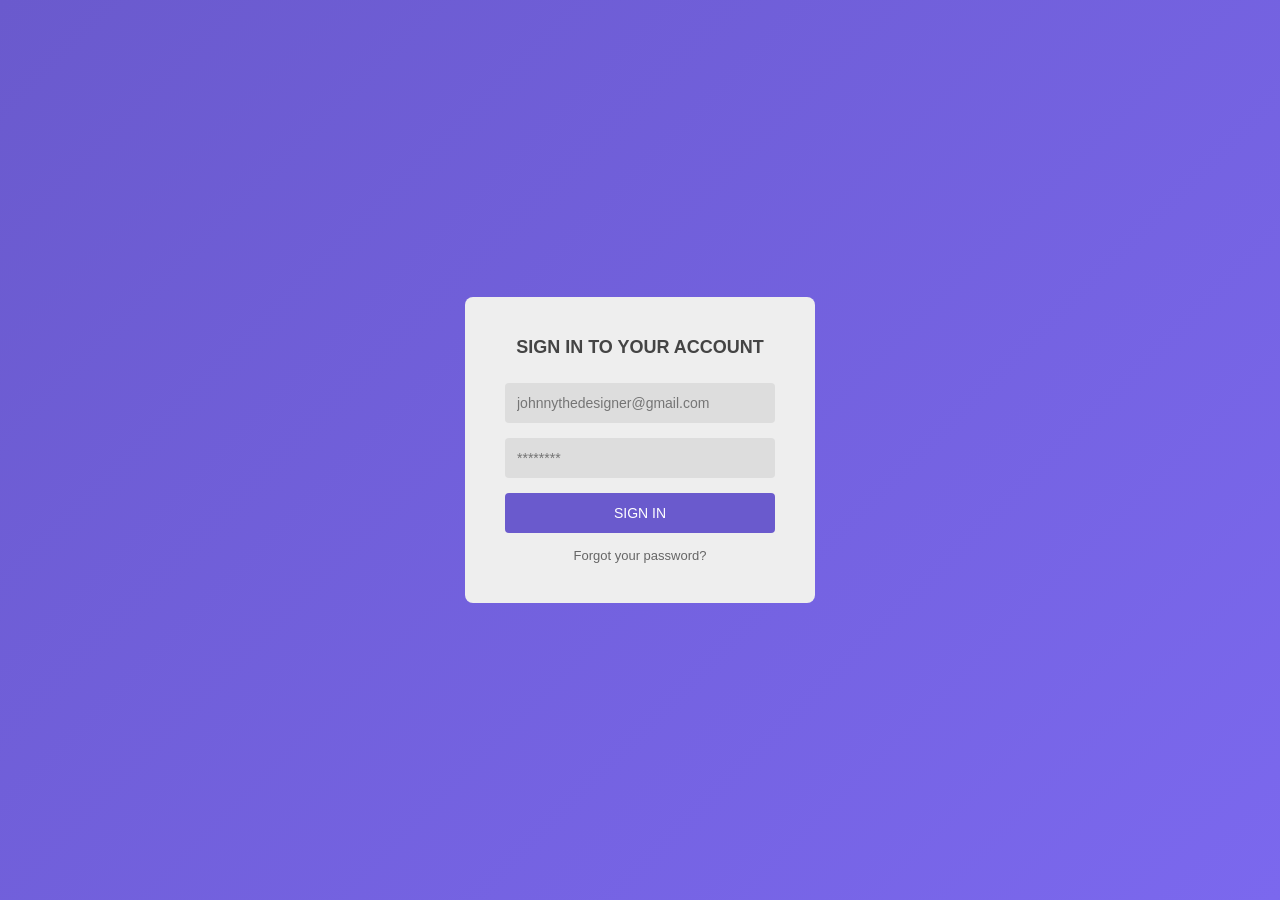
<file: index.html>
<!DOCTYPE html>
<html lang="en">
<head>
    <meta charset="UTF-8">
    <title>Login</title>
    <link rel="stylesheet" href="./assets/index.css">
</head>
<body>

<div class="container">
    <div class="login-box">
        <h2>SIGN IN TO YOUR ACCOUNT</h2>

        <input type="email" placeholder="johnnythedesigner@gmail.com">
        <input type="password" placeholder="********">

       

        <button>SIGN IN</button>

        <p class="forgot">Forgot your password?</p>
    </div>
</div>

</body>
</html>
</file>
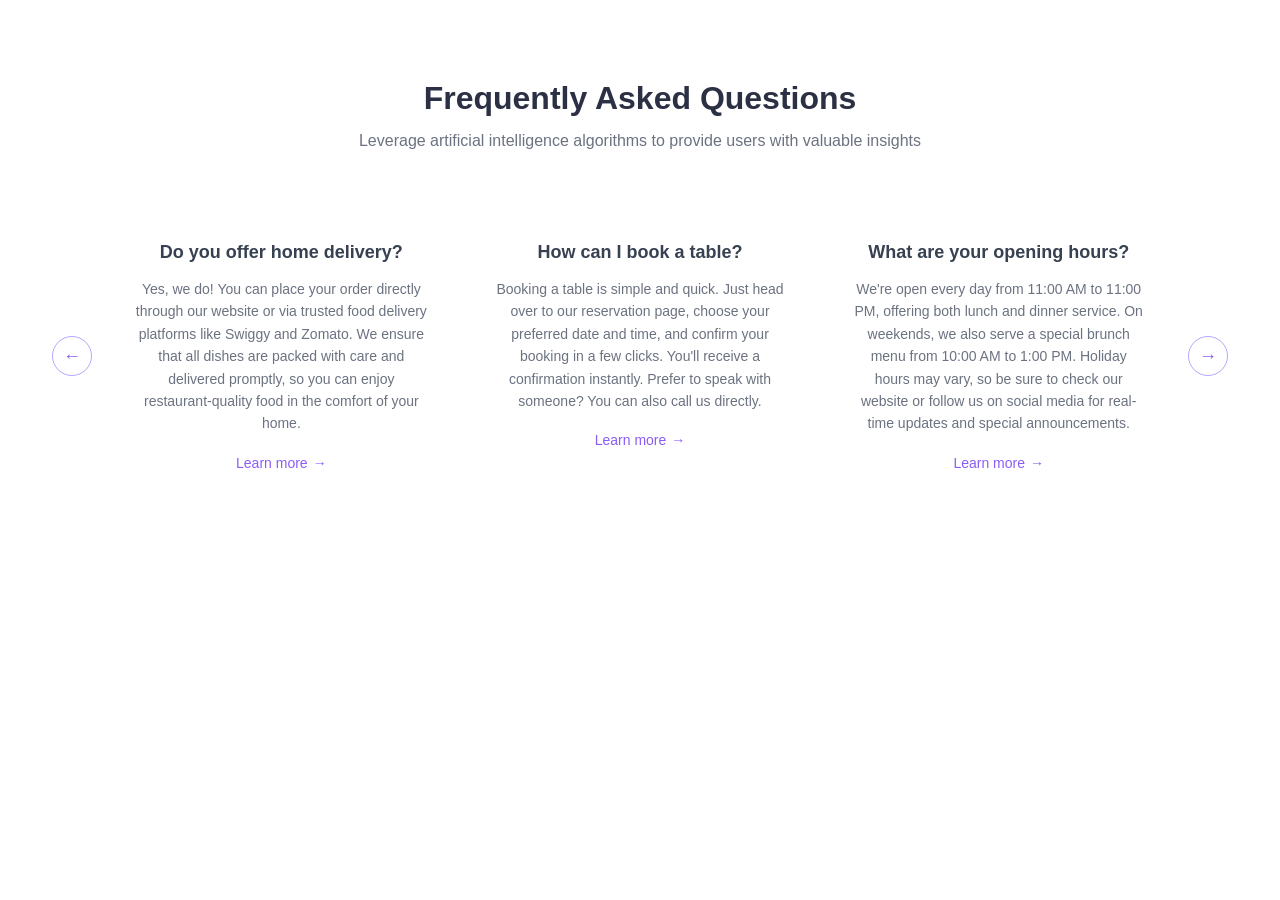
<file: FAQs/index.html>
<!DOCTYPE html>
<html lang="en">
<head>
<meta charset="UTF-8">
<meta name="viewport" content="width=device-width, initial-scale=1.0">
<title>FAQ Section with Hover</title>
<style>
    /* Ümumi tənzimləmələr */
    * {
        margin: 0;
        padding: 0;
        box-sizing: border-box;
        font-family: 'Inter', 'Segoe UI', Roboto, sans-serif;
    }

    body {
        background-color: #ffffff;
        color: #333;
    }

    .faq-section {
        padding: 80px 20px;
        max-width: 1216px;
        margin: 0 auto;
        position: relative;
    }

    /* Başlıq */
    .faq-header {
        text-align: center;
        margin-bottom: 60px;
    }

    .faq-header h2 {
        font-size: 32px;
        color: #2b3044;
        margin-bottom: 15px;
        font-weight: 600;
    }

    .faq-header p {
        font-size: 16px;
        color: #6b7280;
    }

    /* Karusel və Kartlar */
    .faq-carousel {
        display: flex;
        align-items: center;
        justify-content: space-between;
        gap: 20px;
    }

    .faq-cards {
        display: flex;
        gap: 20px;
        flex: 1;
    }

    /* KARTIN İLKİN DİZAYNI */
    .faq-card {
        flex: 1;
        text-align: center;
        display: flex;
        flex-direction: column;
        align-items: center;
        padding: 30px 20px;
        background-color: #ffffff;
        border: 2px solid transparent; /* Hover üçün gizli çərçivə */
        border-radius: 12px; /* Künclərin yuvarlaqlaşdırılması */
        transition: all 0.3s ease; /* Effektlərin yumşaq keçidi */
    }

    .faq-card h3 {
        font-size: 18px;
        color: #374151;
        margin-bottom: 15px;
        font-weight: 600;
    }

    .faq-card p {
        font-size: 14px;
        color: #6b7280;
        line-height: 1.6;
        margin-bottom: 20px;
    }

    /* Learn more linki */
    .learn-more {
        color: #8b5cf6; 
        text-decoration: none;
        font-size: 14px;
        font-weight: 500;
        display: inline-flex;
        align-items: center;
        gap: 5px;
        transition: all 0.3s ease;
    }

    /* Ox işarəsi üçün hərəkət yeri */
    .learn-more span {
        transition: transform 0.3s ease;
    }

    /* --- HOVER EFFEKTLƏRİ (Üzərinə gəldikdə) --- */

    /* 1. Kart hover olduqda */
    .faq-card:hover {
        border: 2px solid #8b5cf6; /* Bənövşəyi çərçivə */
        box-shadow: 0 10px 30px rgba(139, 92, 246, 0.15); /* Bənövşəyi kölgə */
        transform: translateY(-5px); /* Yüngülcə yuxarı qalxma effekti */
    }

    /* 2. Link hover olduqda */
    .learn-more:hover {
        text-decoration: underline;
    }

    /* 3. Linkin oxu hover olduqda sağa sürüşsün */
    .learn-more:hover span {
        transform: translateX(5px);
    }

    /* Sağ və Sol Oxlar */
    .nav-btn {
        background: transparent;
        border: 1px solid #b4a8fb;
        color: #8b5cf6;
        width: 40px;
        height: 40px;
        border-radius: 50%;
        display: flex;
        align-items: center;
        justify-content: center;
        font-size: 18px;
        cursor: pointer;
        transition: all 0.3s ease;
        flex-shrink: 0;
    }

    .nav-btn:hover {
        background: #f5f3ff;
        border-color: #8b5cf6;
    }

    /* Responsive */
    @media (max-width: 900px) {
        .faq-cards {
            flex-direction: column;
        }
        .nav-btn {
            display: none; 
        }
    }
</style>
</head>
<body>

<section class="faq-section">
    <div class="faq-header">
        <h2>Frequently Asked Questions</h2>
        <p>Leverage artificial intelligence algorithms to provide users with valuable insights</p>
    </div>

    <div class="faq-carousel">
        <button class="nav-btn prev-btn">&#8592;</button>

        <div class="faq-cards">
            <div class="faq-card">
                <h3>Do you offer home delivery?</h3>
                <p>Yes, we do! You can place your order directly through our website or via trusted food delivery platforms like Swiggy and Zomato. We ensure that all dishes are packed with care and delivered promptly, so you can enjoy restaurant-quality food in the comfort of your home.</p>
                <a href="#" class="learn-more">Learn more <span>&#8594;</span></a>
            </div>

            <div class="faq-card">
                <h3>How can I book a table?</h3>
                <p>Booking a table is simple and quick. Just head over to our reservation page, choose your preferred date and time, and confirm your booking in a few clicks. You'll receive a confirmation instantly. Prefer to speak with someone? You can also call us directly.</p>
                <a href="#" class="learn-more">Learn more <span>&#8594;</span></a>
            </div>

            <div class="faq-card">
                <h3>What are your opening hours?</h3>
                <p>We're open every day from 11:00 AM to 11:00 PM, offering both lunch and dinner service. On weekends, we also serve a special brunch menu from 10:00 AM to 1:00 PM. Holiday hours may vary, so be sure to check our website or follow us on social media for real-time updates and special announcements.</p>
                <a href="#" class="learn-more">Learn more <span>&#8594;</span></a>
            </div>
        </div>

        <button class="nav-btn next-btn">&#8594;</button>
    </div>
</section>

</body>
</html>
</file>
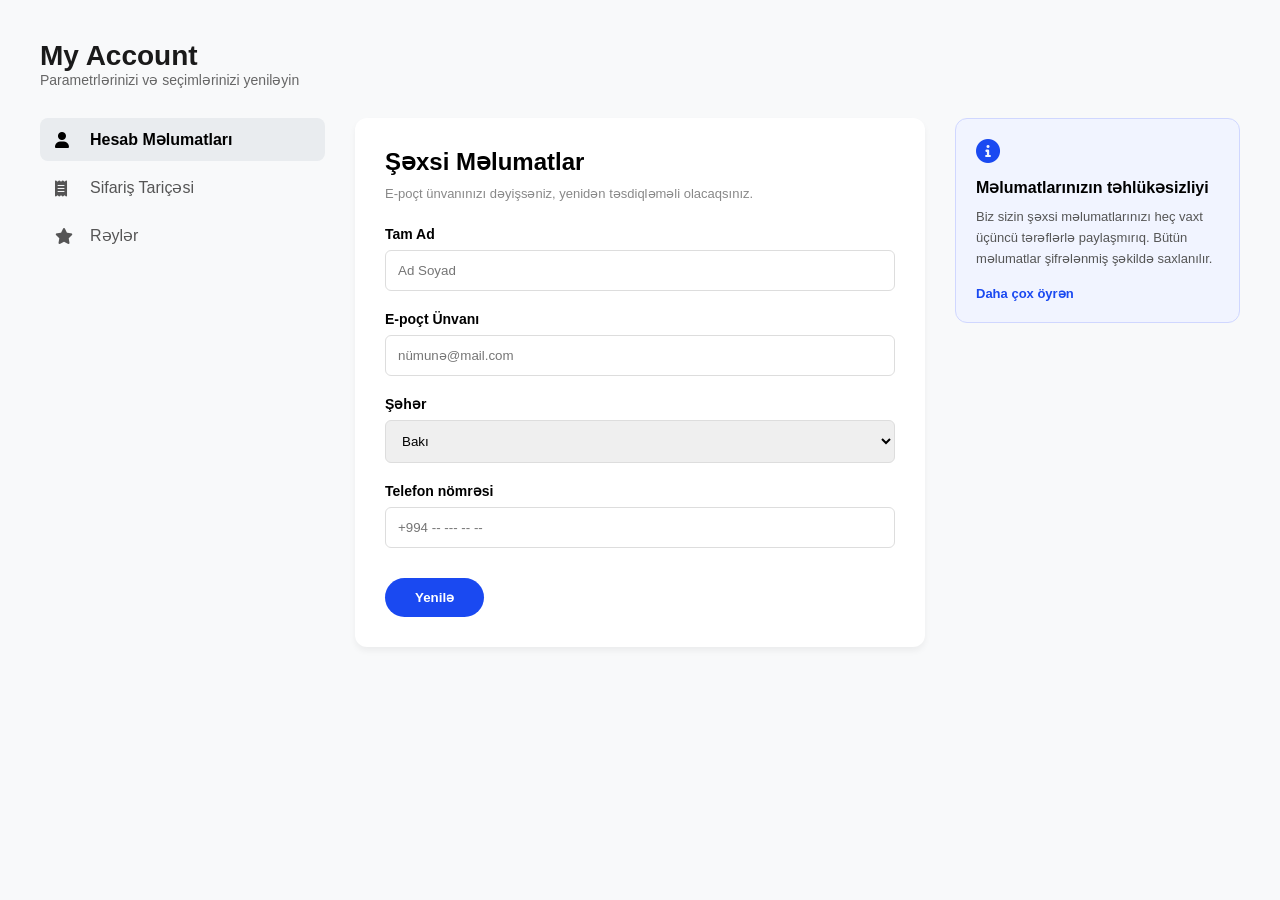
<file: personal account/index.html>
<!DOCTYPE html>
<html lang="az">
<head>
    <meta charset="UTF-8">
    <meta name="viewport" content="width=device-width, initial-scale=1.0">
    <title>Restoran - Şəxsi Kabinet</title>
    <link rel="stylesheet" href="style.css">
    <!-- İkonlar üçün FontAwesome -->
    <link rel="stylesheet" href="https://cdnjs.cloudflare.com/ajax/libs/font-awesome/6.0.0/css/all.min.css">
</head>
<body>

<div class="account-container">
    <header class="account-header">
        <h1>My Account</h1>
        <p>Parametrlərinizi və seçimlərinizi yeniləyin</p>
    </header>

    <div class="account-content">
        <!-- Sol Menyu -->
        <nav class="side-menu">
            <ul>
                <li class="active"><i class="fa-solid fa-user"></i> Hesab Məlumatları</li>
                <li><i class="fa-solid fa-receipt"></i> Sifariş Tariçəsi</li>
                <li><i class="fa-solid fa-star"></i> Rəylər</li>
            </ul>
        </nav>

        <!-- Orta Hissə (Form) -->
        <div class="main-content">
            <!-- Şəxsi Məlumatlar -->
            <main class="main-section active" id="personal-info">
                <h2>Şəxsi Məlumatlar</h2>
                <p class="info-text">E-poçt ünvanınızı dəyişsəniz, yenidən təsdiqləməli olacaqsınız.</p>
                
                <form>
                    <div class="input-group">
                        <label>Tam Ad</label>
                        <input type="text" placeholder="Ad Soyad">
                    </div>
                    
                    <div class="input-group">
                        <label>E-poçt Ünvanı</label>
                        <input type="email" placeholder="nümunə@mail.com">
                    </div>

                    <div class="input-group">
                        <label>Şəhər</label>
                        <select>
                            <option>Bakı</option>
                            <option>Gəncə</option>
                            <option>Sumqayıt</option>
                        </select>
                    </div>

                    <div class="input-group">
                        <label>Telefon nömrəsi</label>
                        <input type="tel" placeholder="+994 -- --- -- --">
                    </div>

                    <button type="submit" class="update-btn">Yenilə</button>
                </form>
            </main>

            <!-- Sifariş Tariçəsi -->
            <main class="main-section" id="order-history">
                <h2>Sifariş Tariçəsi</h2>
                <p class="info-text">Keçmiş sifarişlərinizi burada görə bilərsiniz.</p>
                
                <div class="order-list">
                    <div class="order-item">
                        <div class="order-header">
                            <span class="order-date">15 Noyabr 2023</span>
                            <span class="order-status">Çatdırıldı</span>
                        </div>
                        <div class="order-details">
                            <p><strong>Yemək:</strong> Pizza Margherita, Salat</p>
                            <p><strong>Ümumi Məbləğ:</strong> 25 AZN</p>
                        </div>
                    </div>
                    
                    <div class="order-item">
                        <div class="order-header">
                            <span class="order-date">10 Noyabr 2023</span>
                            <span class="order-status">Çatdırıldı</span>
                        </div>
                        <div class="order-details">
                            <p><strong>Yemək:</strong> Burger, Frit</p>
                            <p><strong>Ümumi Məbləğ:</strong> 18 AZN</p>
                        </div>
                    </div>
                    
                    <!-- Daha çox sifariş əlavə edilə bilər -->
                </div>
            </main>

            <!-- Rəylər -->
            <main class="main-section" id="reviews">
                <h2>Rəylər</h2>
                <p class="info-text">Restoran haqqında rəylərinizi oxuyun.</p>
                
                <div class="reviews-list">
                    <h3>Digər Rəylər</h3>
                    <div class="review-item">
                        <div class="review-header">
                            <span class="review-food-date">Pizza Margherita - 15 Noyabr 2023</span>
                            <div class="review-actions">
                                <div class="review-stars">
                                    <i class="fa-solid fa-star"></i>
                                    <i class="fa-solid fa-star"></i>
                                    <i class="fa-solid fa-star"></i>
                                    <i class="fa-solid fa-star"></i>
                                    <i class="fa-solid fa-star"></i>
                                </div>
                                <i class="fa-solid fa-trash delete-icon"></i>
                            </div>
                        </div>
                        <p class="review-text">Çox yaxşı xidmət və dadlı yeməklər!</p>
                    </div>
                    
                    <div class="review-item">
                        <div class="review-header">
                            <span class="review-food-date">Burger - 10 Noyabr 2023</span>
                            <div class="review-actions">
                                <div class="review-stars">
                                    <i class="fa-solid fa-star"></i>
                                    <i class="fa-solid fa-star"></i>
                                    <i class="fa-solid fa-star"></i>
                                    <i class="fa-solid fa-star"></i>
                                </div>
                                <i class="fa-solid fa-trash delete-icon"></i>
                            </div>
                        </div>
                        <p class="review-text">Yeməklər dadlı idi, amma çatdırılma gecikdi.</p>
                    </div>
                </div>
            </main>
        </div>

        <!-- Sağ Tərəf (Məlumat Paneli) -->
        <aside class="info-sidebar">
            <div class="info-box">
                <i class="fa-solid fa-circle-info"></i>
                <h3>Məlumatlarınızın təhlükəsizliyi</h3>
                <p>Biz sizin şəxsi məlumatlarınızı heç vaxt üçüncü tərəflərlə paylaşmırıq. Bütün məlumatlar şifrələnmiş şəkildə saxlanılır.</p>
                <a href="#">Daha çox öyrən</a>
            </div>
        </aside>
    </div>
</div>

<script>
    const menuItems = document.querySelectorAll('.side-menu li');
    const sections = document.querySelectorAll('.main-section');

    menuItems.forEach((item, index) => {
        item.addEventListener('click', () => {
            // Remove active class from all menu items
            menuItems.forEach(li => li.classList.remove('active'));
            // Add active class to clicked item
            item.classList.add('active');

            // Hide all sections
            sections.forEach(section => section.classList.remove('active'));
            // Show corresponding section
            sections[index].classList.add('active');
        });
    });

    // Delete review functionality
    const deleteIcons = document.querySelectorAll('.delete-icon');
    deleteIcons.forEach(icon => {
        icon.addEventListener('click', () => {
            icon.closest('.review-item').remove();
        });
    });
</script>

</body>
</html>
</file>
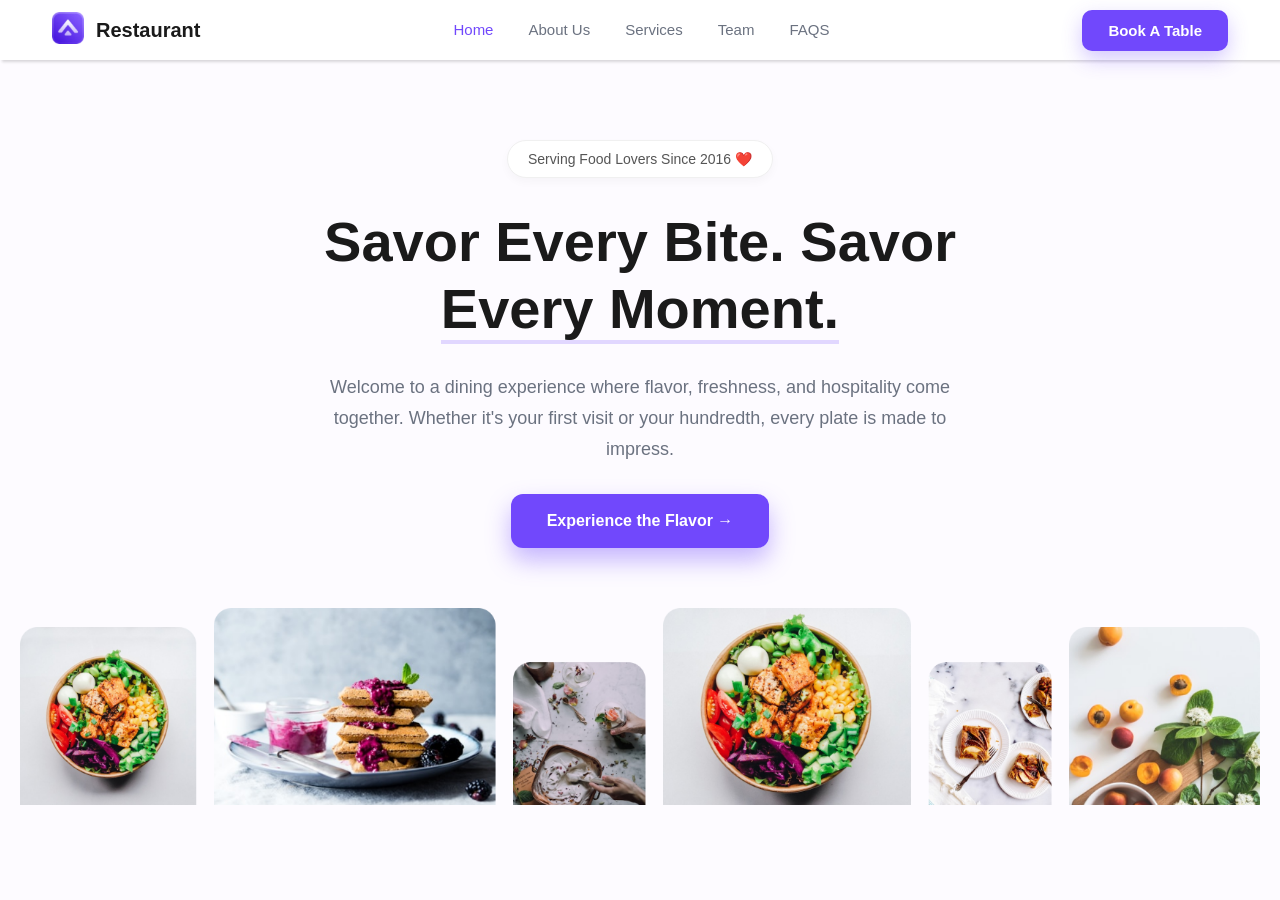
<file: Ye-Yat/index.html>
<!DOCTYPE html>
<html lang="az">
<head>
    <meta charset="UTF-8">
    <meta name="viewport" content="width=device-width, initial-scale=1.0">
    <title>Restaurant</title>
    <link rel="stylesheet" href="assets/main/style.css">
</head>
<body>

    <nav class="navbar">
        <div class="navbar-container">
            <div class="logo">
                <div class="logo-icon-wrapper">
                    <img src="assets/main/images/favicon.ico" alt="" class="custom-icon">
                </div>
                <span class="logo-text">Restaurant</span>
            </div>

            <ul class="nav-links">
                <li><a href="#" class="active">Home</a></li>
                <li><a href="#">About Us</a></li>
                <li><a href="#">Services</a></li>
                <li><a href="#">Team</a></li>
                <li><a href="#">FAQS</a></li>
            </ul>

            <button class="btn-book">Book A Table</button>
        </div>
    </nav>

    <main class="hero">
        <div class="badge">Serving Food Lovers Since 2016 ❤️</div>
        <h1>Savor Every Bite. Savor <br> <span>Every Moment.</span></h1>
        <p>Welcome to a dining experience where flavor, freshness, and hospitality come together. Whether it's your first visit or your hundredth, every plate is made to impress.</p>
        <button class="btn-cta">Experience the Flavor &rarr;</button>

        <div class="footer-image-container">
            <img src="assets/main/images/dishes-hero.png" alt="Gallery" class="bottom-img">
        </div>
    </main>

</body>
</html>
</file>
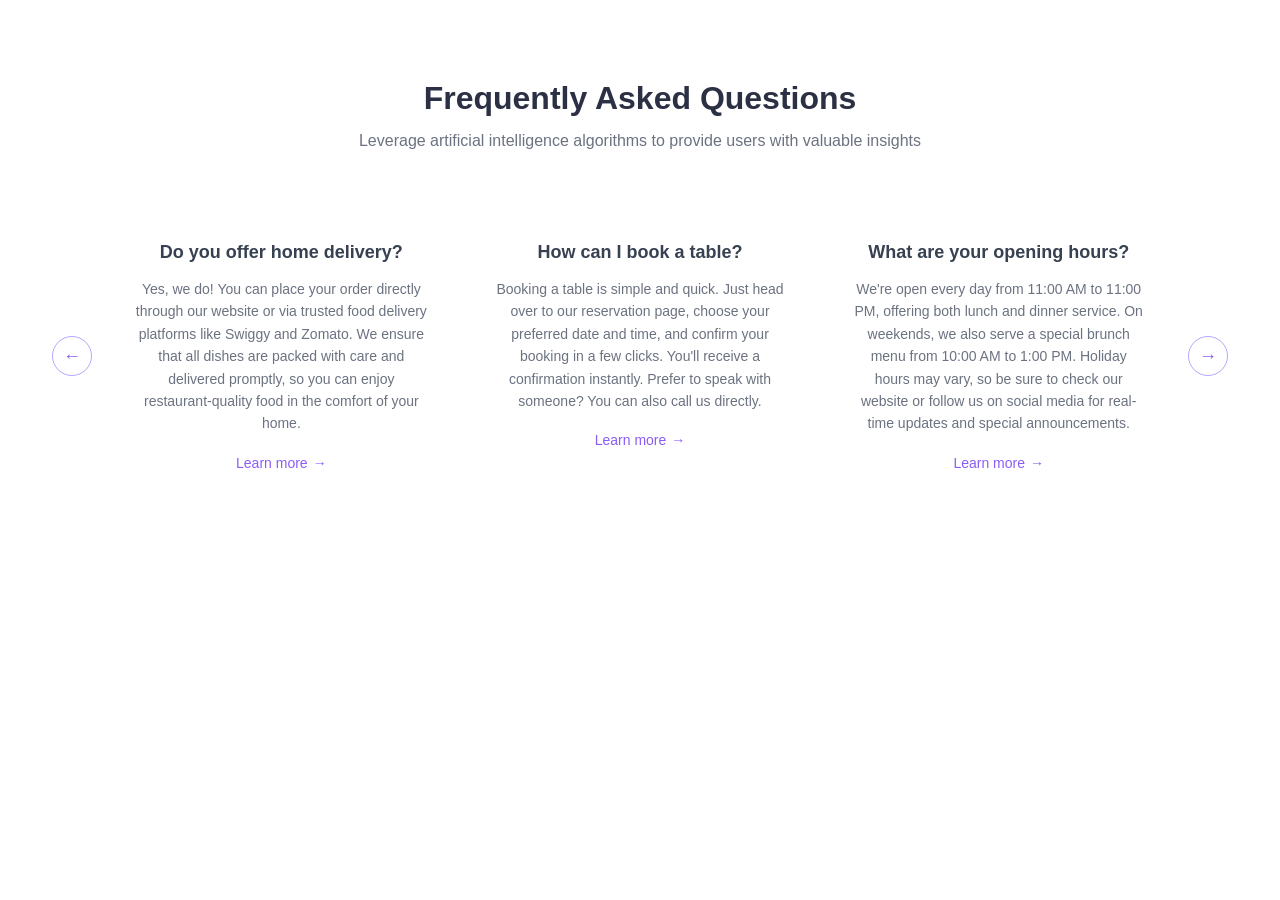
<file: Ye-Yat/Ye-Yat/FAQs/index.html>
<!DOCTYPE html>
<html lang="en">
<head>
<meta charset="UTF-8">
<meta name="viewport" content="width=device-width, initial-scale=1.0">
<title>FAQ Section with Hover</title>
<style>
    /* Ümumi tənzimləmələr */
    * {
        margin: 0;
        padding: 0;
        box-sizing: border-box;
        font-family: 'Inter', 'Segoe UI', Roboto, sans-serif;
    }

    body {
        background-color: #ffffff;
        color: #333;
    }

    .faq-section {
        padding: 80px 20px;
        max-width: 1216px;
        margin: 0 auto;
        position: relative;
    }

    /* Başlıq */
    .faq-header {
        text-align: center;
        margin-bottom: 60px;
    }

    .faq-header h2 {
        font-size: 32px;
        color: #2b3044;
        margin-bottom: 15px;
        font-weight: 600;
    }

    .faq-header p {
        font-size: 16px;
        color: #6b7280;
    }

    /* Karusel və Kartlar */
    .faq-carousel {
        display: flex;
        align-items: center;
        justify-content: space-between;
        gap: 20px;
    }

    .faq-cards {
        display: flex;
        gap: 20px;
        flex: 1;
    }

    /* KARTIN İLKİN DİZAYNI */
    .faq-card {
        flex: 1;
        text-align: center;
        display: flex;
        flex-direction: column;
        align-items: center;
        padding: 30px 20px;
        background-color: #ffffff;
        border: 2px solid transparent; /* Hover üçün gizli çərçivə */
        border-radius: 12px; /* Künclərin yuvarlaqlaşdırılması */
        transition: all 0.3s ease; /* Effektlərin yumşaq keçidi */
    }

    .faq-card h3 {
        font-size: 18px;
        color: #374151;
        margin-bottom: 15px;
        font-weight: 600;
    }

    .faq-card p {
        font-size: 14px;
        color: #6b7280;
        line-height: 1.6;
        margin-bottom: 20px;
    }

    /* Learn more linki */
    .learn-more {
        color: #8b5cf6; 
        text-decoration: none;
        font-size: 14px;
        font-weight: 500;
        display: inline-flex;
        align-items: center;
        gap: 5px;
        transition: all 0.3s ease;
    }

    /* Ox işarəsi üçün hərəkət yeri */
    .learn-more span {
        transition: transform 0.3s ease;
    }

    /* --- HOVER EFFEKTLƏRİ (Üzərinə gəldikdə) --- */

    /* 1. Kart hover olduqda */
    .faq-card:hover {
        border: 2px solid #8b5cf6; /* Bənövşəyi çərçivə */
        box-shadow: 0 10px 30px rgba(139, 92, 246, 0.15); /* Bənövşəyi kölgə */
        transform: translateY(-5px); /* Yüngülcə yuxarı qalxma effekti */
    }

    /* 2. Link hover olduqda */
    .learn-more:hover {
        text-decoration: underline;
    }

    /* 3. Linkin oxu hover olduqda sağa sürüşsün */
    .learn-more:hover span {
        transform: translateX(5px);
    }

    /* Sağ və Sol Oxlar */
    .nav-btn {
        background: transparent;
        border: 1px solid #b4a8fb;
        color: #8b5cf6;
        width: 40px;
        height: 40px;
        border-radius: 50%;
        display: flex;
        align-items: center;
        justify-content: center;
        font-size: 18px;
        cursor: pointer;
        transition: all 0.3s ease;
        flex-shrink: 0;
    }

    .nav-btn:hover {
        background: #f5f3ff;
        border-color: #8b5cf6;
    }

    /* Responsive */
    @media (max-width: 900px) {
        .faq-cards {
            flex-direction: column;
        }
        .nav-btn {
            display: none; 
        }
    }
</style>
</head>
<body>

<section class="faq-section">
    <div class="faq-header">
        <h2>Frequently Asked Questions</h2>
        <p>Leverage artificial intelligence algorithms to provide users with valuable insights</p>
    </div>

    <div class="faq-carousel">
        <button class="nav-btn prev-btn">&#8592;</button>

        <div class="faq-cards">
            <div class="faq-card">
                <h3>Do you offer home delivery?</h3>
                <p>Yes, we do! You can place your order directly through our website or via trusted food delivery platforms like Swiggy and Zomato. We ensure that all dishes are packed with care and delivered promptly, so you can enjoy restaurant-quality food in the comfort of your home.</p>
                <a href="#" class="learn-more">Learn more <span>&#8594;</span></a>
            </div>

            <div class="faq-card">
                <h3>How can I book a table?</h3>
                <p>Booking a table is simple and quick. Just head over to our reservation page, choose your preferred date and time, and confirm your booking in a few clicks. You'll receive a confirmation instantly. Prefer to speak with someone? You can also call us directly.</p>
                <a href="#" class="learn-more">Learn more <span>&#8594;</span></a>
            </div>

            <div class="faq-card">
                <h3>What are your opening hours?</h3>
                <p>We're open every day from 11:00 AM to 11:00 PM, offering both lunch and dinner service. On weekends, we also serve a special brunch menu from 10:00 AM to 1:00 PM. Holiday hours may vary, so be sure to check our website or follow us on social media for real-time updates and special announcements.</p>
                <a href="#" class="learn-more">Learn more <span>&#8594;</span></a>
            </div>
        </div>

        <button class="nav-btn next-btn">&#8594;</button>
    </div>
</section>

</body>
</html>
</file>
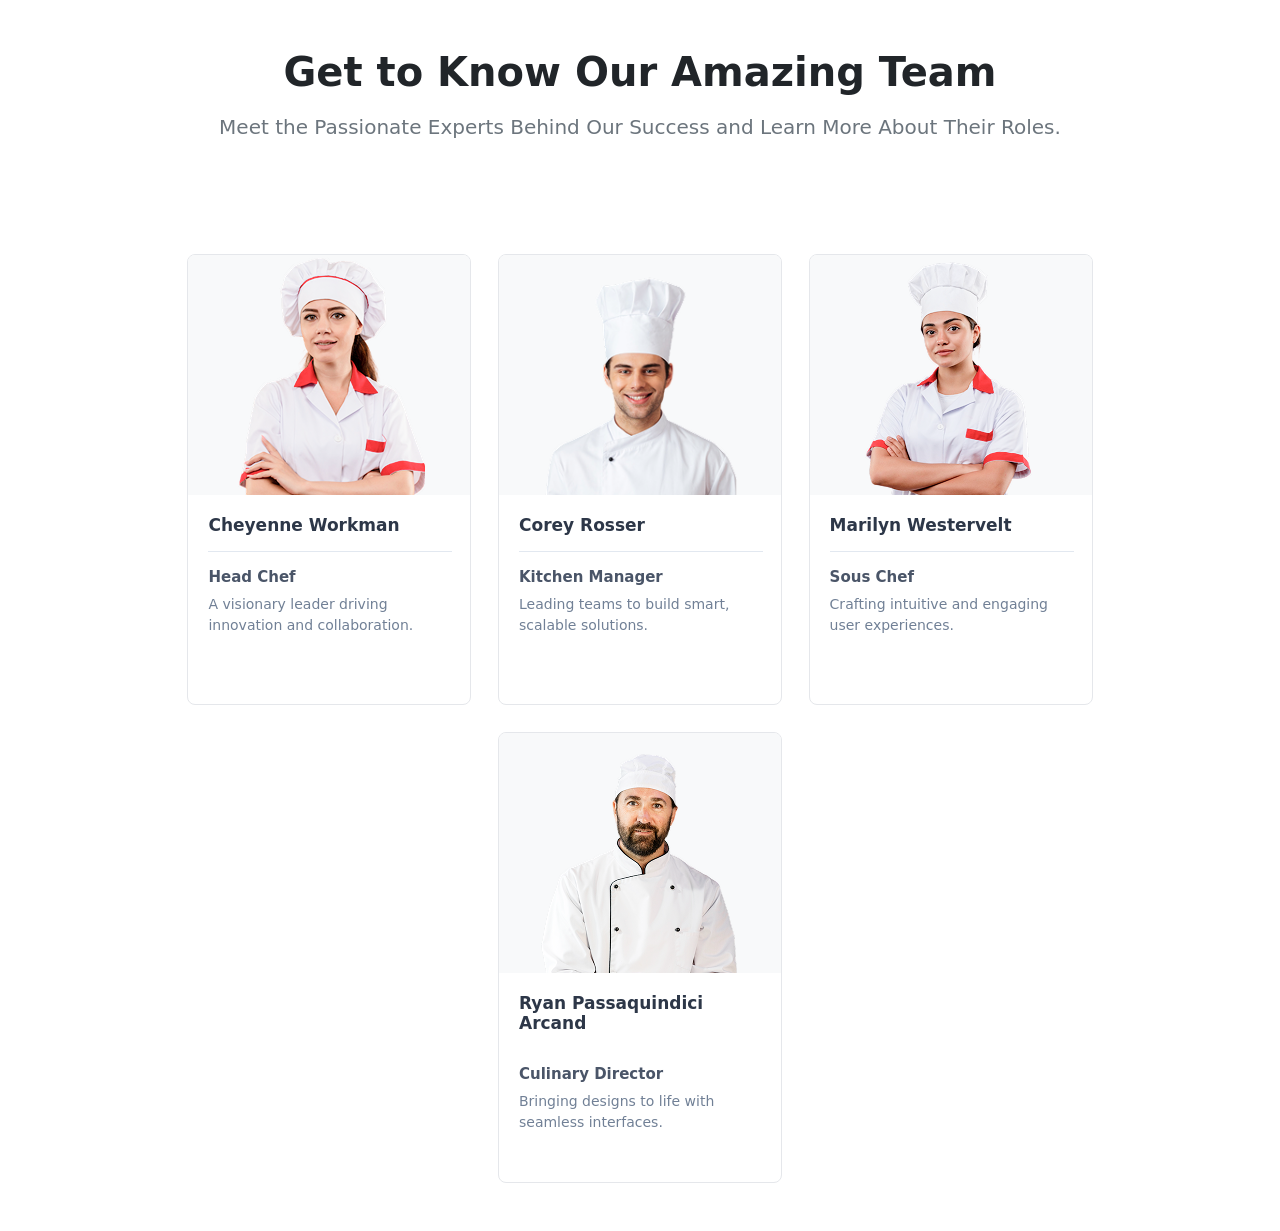
<file: team/team.html>
<!DOCTYPE html>
<html lang="en">
<head>
    <meta charset="UTF-8">
    <meta name="viewport" content="width=device-width, initial-scale=1.0">
    <link href="https://cdn.jsdelivr.net/npm/bootstrap@5.3.8/dist/css/bootstrap.min.css" rel="stylesheet" crossorigin="anonymous">
    <link rel="stylesheet" href="./assets/css/team.css">
    <title>Our Team</title>
</head>
<body>
    <div class="team py-5">
        <div class="container d-flex flex-column">
            <div class="t-top text-center">
                <h1 class="fs-1 fw-bold text-dark mb-3">Get to Know Our Amazing Team</h1>
                <p class="fs-5 text-secondary">Meet the Passionate Experts Behind Our Success and Learn More About Their Roles.</p>
            </div>
            
            <div class="t-cards d-flex flex-row flex-wrap justify-content-center">
                
                <div class="t-card">
                    <div class="t-profile"><img src="./assets/images/team/chef-1.png" alt="Cheyenne Workman"></div>
                    <div class="t-body">
                        <h4>Cheyenne Workman</h4>
                        <div class="t-line"></div>
                        <h4>Head Chef</h4>
                        <p>A visionary leader driving innovation and collaboration.</p>
                    </div>
                </div>

                <div class="t-card">
                    <div class="t-profile"><img src="./assets/images/team/chef-2.png" alt="Corey Rosser"></div>
                    <div class="t-body">
                        <h4>Corey Rosser</h4>
                        <div class="t-line"></div>
                        <h4>Kitchen Manager</h4>
                        <p>Leading teams to build smart, scalable solutions.</p>
                    </div>
                </div>

                <div class="t-card">
                    <div class="t-profile"><img src="./assets/images/team/chef-3.png" alt="Marilyn Westervelt"></div>
                    <div class="t-body">
                        <h4>Marilyn Westervelt</h4>
                        <div class="t-line"></div>
                        <h4>Sous Chef</h4>
                        <p>Crafting intuitive and engaging user experiences.</p>
                    </div>
                </div>

                <div class="t-card">
                    <div class="t-profile"><img src="./assets/images/team/chef-4.png" alt="Ryan Passaquindici Arcand"></div>
                    <div class="t-body">
                        <h4 class="t-name">Ryan Passaquindici Arcand</h4>
                        <div class="t-line"></div>
                        <h4>Culinary Director</h4>
                        <p>Bringing designs to life with seamless interfaces.</p>
                    </div>
                </div>

            </div>
        </div>
    </div>
</body>
</html>
</file>
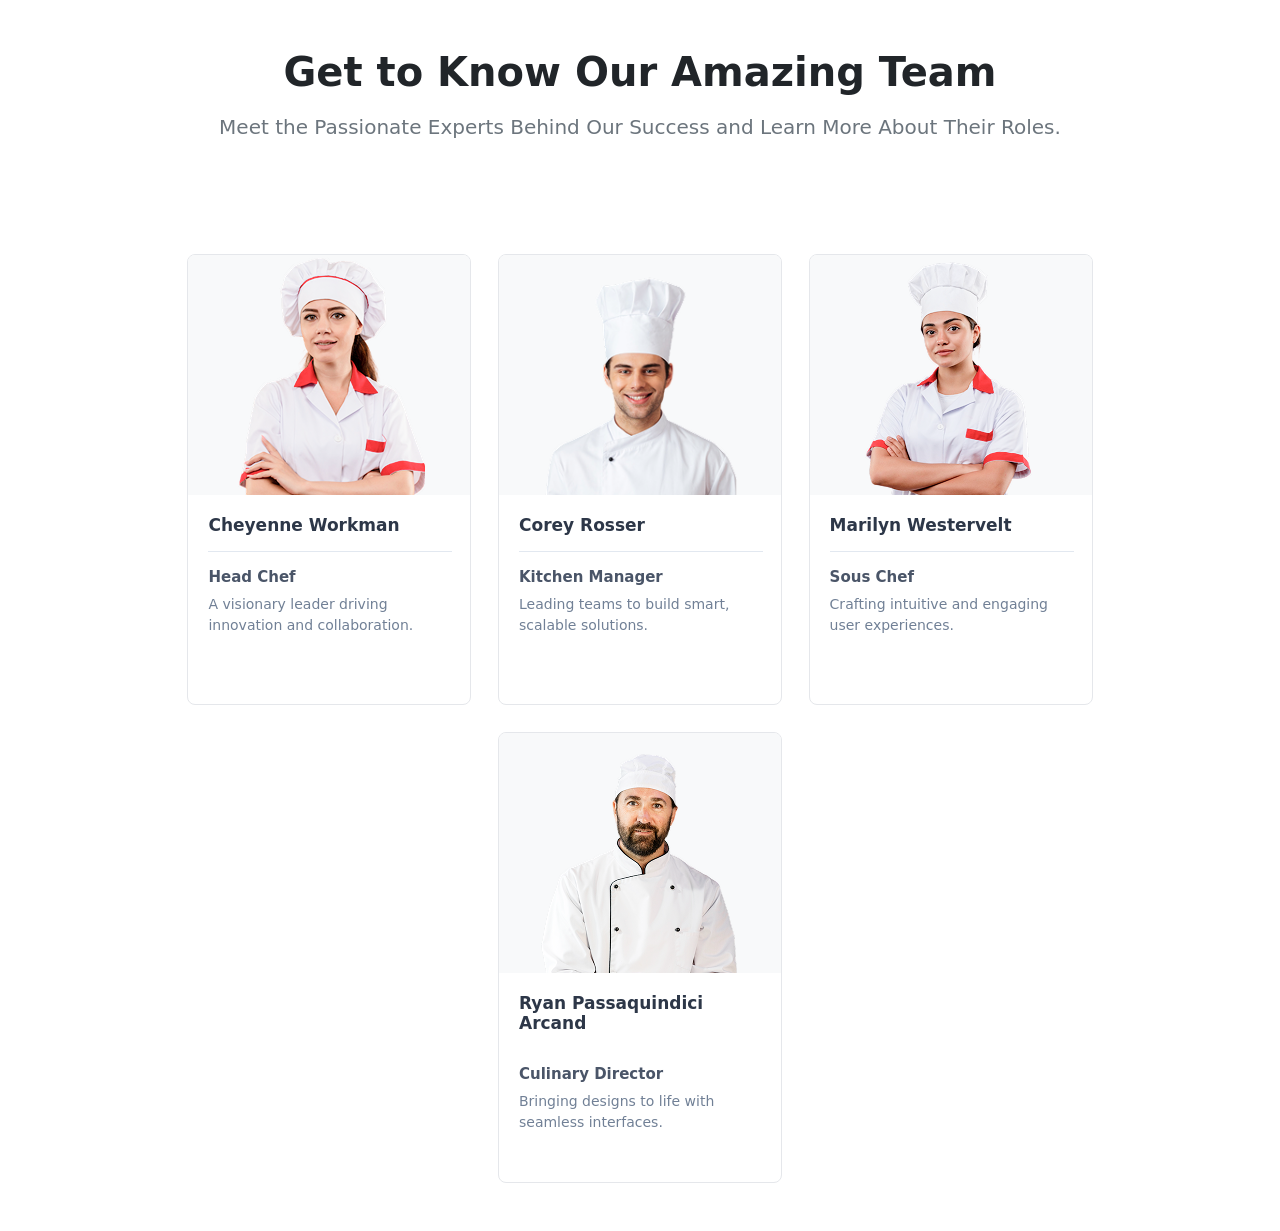
<file: Ye-Yat/Ye-Yat/team/team.html>
<!DOCTYPE html>
<html lang="en">
<head>
    <meta charset="UTF-8">
    <meta name="viewport" content="width=device-width, initial-scale=1.0">
    <link href="https://cdn.jsdelivr.net/npm/bootstrap@5.3.8/dist/css/bootstrap.min.css" rel="stylesheet" crossorigin="anonymous">
    <link rel="stylesheet" href="./assets/css/team.css">
    <title>Our Team</title>
</head>
<body>
    <div class="team py-5">
        <div class="container d-flex flex-column">
            <div class="t-top text-center">
                <h1 class="fs-1 fw-bold text-dark mb-3">Get to Know Our Amazing Team</h1>
                <p class="fs-5 text-secondary">Meet the Passionate Experts Behind Our Success and Learn More About Their Roles.</p>
            </div>
            
            <div class="t-cards d-flex flex-row flex-wrap justify-content-center">
                
                <div class="t-card">
                    <div class="t-profile"><img src="./assets/images/team/chef-1.png" alt="Cheyenne Workman"></div>
                    <div class="t-body">
                        <h4>Cheyenne Workman</h4>
                        <div class="t-line"></div>
                        <h4>Head Chef</h4>
                        <p>A visionary leader driving innovation and collaboration.</p>
                    </div>
                </div>

                <div class="t-card">
                    <div class="t-profile"><img src="./assets/images/team/chef-2.png" alt="Corey Rosser"></div>
                    <div class="t-body">
                        <h4>Corey Rosser</h4>
                        <div class="t-line"></div>
                        <h4>Kitchen Manager</h4>
                        <p>Leading teams to build smart, scalable solutions.</p>
                    </div>
                </div>

                <div class="t-card">
                    <div class="t-profile"><img src="./assets/images/team/chef-3.png" alt="Marilyn Westervelt"></div>
                    <div class="t-body">
                        <h4>Marilyn Westervelt</h4>
                        <div class="t-line"></div>
                        <h4>Sous Chef</h4>
                        <p>Crafting intuitive and engaging user experiences.</p>
                    </div>
                </div>

                <div class="t-card">
                    <div class="t-profile"><img src="./assets/images/team/chef-4.png" alt="Ryan Passaquindici Arcand"></div>
                    <div class="t-body">
                        <h4 class="t-name">Ryan Passaquindici Arcand</h4>
                        <div class="t-line"></div>
                        <h4>Culinary Director</h4>
                        <p>Bringing designs to life with seamless interfaces.</p>
                    </div>
                </div>

            </div>
        </div>
    </div>
</body>
</html>
</file>
<file: assets/index.css>
* {
    margin: 0;
    padding: 0;
    box-sizing: border-box;
    font-family: Arial, sans-serif;
}

body {
    height: 100vh;
    background: linear-gradient(135deg, #6a5acd, #7b68ee);
    display: flex;
    justify-content: center;
    align-items: center;
}

.login-box {
    background: #eee;
    padding: 40px;
    width: 350px;
    border-radius: 8px;
    text-align: center;
}

.login-box h2 {
    margin-bottom: 25px;
    color: #444;
    font-size: 18px;
   
}

.login-box input {
    width: 100%;
    padding: 12px;
    margin-bottom: 15px;
    border: none;
    background: #ddd;
    border-radius: 4px;
    font-size: 14px;
}

.login-box button {
    width: 100%;
    padding: 12px;
    border: none;
    background: #6a5acd;
    color: white;
    font-size: 14px;
    border-radius: 4px;
    
}

.login-box button:hover {
    background: #5a4bd1;
}

.forgot {
    margin-top: 15px;
    font-size: 13px;
    color: #666;
}
</file>
<file: personal account/style.css>
* {
    box-sizing: border-box;
    margin: 0;
    padding: 0;
    font-family: 'Segoe UI', sans-serif;
}

body {
    background-color: #f8f9fa;
    padding: 40px;
}

.account-container {
    max-width: 1200px;
    margin: 0 auto;
}

.account-header {
    margin-bottom: 30px;
}

.account-header h1 {
    font-size: 28px;
    color: #1a1a1a;
}

.account-header p {
    color: #666;
    font-size: 14px;
}

.account-content {
    display: flex;
    gap: 30px;
}

/* Sol Menyu */
.side-menu {
    flex: 1;
}

.side-menu ul {
    list-style: none;
}

.side-menu li {
    padding: 12px 15px;
    margin-bottom: 5px;
    color: #555;
    cursor: pointer;
    border-radius: 8px;
    transition: 0.3s;
    display: flex;
    align-items: center;
}

.side-menu li i {
    margin-right: 15px;
    width: 20px;
}

.side-menu li:hover, .side-menu li.active {
    background-color: #e9ecef;
    color: #000;
    font-weight: 600;
}

/* Orta Form */
.main-content {
    flex: 2;
}

.main-section {
    background: white;
    padding: 30px;
    border-radius: 12px;
    box-shadow: 0 4px 6px rgba(0,0,0,0.05);
    display: none;
}

.main-section.active {
    display: block;
}

.info-text {
    font-size: 13px;
    color: #888;
    margin: 10px 0 25px 0;
}

.input-group {
    margin-bottom: 20px;
}

.input-group label {
    display: block;
    font-weight: 600;
    margin-bottom: 8px;
    font-size: 14px;
}

.input-group input, .input-group select {
    width: 100%;
    padding: 12px;
    border: 1px solid #ddd;
    border-radius: 6px;
    outline: none;
}

.update-btn {
    background-color: #1a49f1;
    color: white;
    border: none;
    padding: 12px 30px;
    border-radius: 25px;
    cursor: pointer;
    font-weight: 600;
    margin-top: 10px;
}

/* Sağ tərəf */
.info-sidebar {
    flex: 1;
}

.info-box {
    background-color: #f1f4ff;
    padding: 20px;
    border-radius: 12px;
    border: 1px solid #d0d7ff;
}

.info-box i {
    font-size: 24px;
    color: #1a49f1;
    margin-bottom: 15px;
}

.info-box h3 {
    font-size: 16px;
    margin-bottom: 10px;
}

.info-box p {
    font-size: 13px;
    line-height: 1.6;
    color: #555;
    margin-bottom: 15px;
}

.info-box a {
    color: #1a49f1;
    font-size: 13px;
    text-decoration: none;
    font-weight: 600;
}

/* Sifariş Tariçəsi */
.order-list {
    margin-top: 20px;
}

.order-item {
    border: 1px solid #ddd;
    border-radius: 8px;
    padding: 15px;
    margin-bottom: 15px;
    background-color: #fafafa;
}

.order-header {
    display: flex;
    justify-content: space-between;
    margin-bottom: 10px;
}

.order-date {
    font-weight: 600;
    color: #333;
}

.order-status {
    color: #28a745;
    font-weight: 600;
}

.order-details p {
    margin: 5px 0;
    font-size: 14px;
}

/* Rəylər */
.review-form, .reviews-list {
    margin-top: 30px;
}

.review-form h3, .reviews-list h3 {
    margin-bottom: 15px;
    font-size: 18px;
}

.input-group textarea {
    width: 100%;
    padding: 12px;
    border: 1px solid #ddd;
    border-radius: 6px;
    outline: none;
    resize: vertical;
}

.stars {
    display: flex;
    gap: 5px;
}

.stars i {
    color: #ddd;
    cursor: pointer;
}

.stars i:hover, .stars i.active {
    color: #ffc107;
}

.review-item {
    border: 1px solid #ddd;
    border-radius: 8px;
    padding: 15px;
    margin-bottom: 15px;
    background-color: #fafafa;
}

.review-header {
    display: flex;
    justify-content: space-between;
    align-items: center;
    margin-bottom: 10px;
}

.review-food-date {
    font-weight: 600;
    color: #333;
}

.review-actions {
    display: flex;
    align-items: center;
    gap: 10px;
}

.review-stars {
    display: flex;
    gap: 2px;
}

.review-stars i {
    color: #ffc107;
}

.delete-btn {
    background-color: #dc3545;
    color: white;
    border: none;
    padding: 5px 10px;
    border-radius: 4px;
    cursor: pointer;
    font-size: 12px;
    font-weight: 600;
}

.delete-btn:hover {
    background-color: #c82333;
}

.delete-icon {
    color: #dc3545;
    cursor: pointer;
    font-size: 16px;
    transition: color 0.3s;
}

.delete-icon:hover {
    color: #c82333;
}

.review-text {
    font-size: 14px;
    line-height: 1.5;
}
</file>
<file: Ye-Yat/assets/main/style.css>
* {
    margin: 0;
    padding: 0;
    box-sizing: border-box;
}

body {
    font-family: 'Inter', sans-serif;
    background-color: #fdfbff;
    color: #1a1a1a;
}

.navbar {
    width: 100%;
    background-color: #ffffff;
    height: 60px;
    display: flex;
    align-items: center;
    position: fixed;
    top: 0;
    left: 0;
    z-index: 1000;
    box-shadow: rgba(0, 0, 0, 0.15) 1.95px 1.95px 2.6px;
}

.navbar-container {
    width: 100%;
    max-width: 1216px;
    margin: 0 auto;
    padding: 0 20px;
    display: flex;
    justify-content: space-between;
    align-items: center;
}

.logo {
    display: flex;
    align-items: center;
    gap: 12px;
}



.custom-icon {
    width: 32px;
    height: auto;
}

.logo-text {
    font-size: 20px;
    font-weight: 700;
}

.nav-links {
    display: flex;
    list-style: none;
    gap: 35px;
}

.nav-links a {
    text-decoration: none;
    color: #6b7280;
    font-size: 15px;
    font-weight: 500;
    transition: 0.3s;
}

.nav-links a:hover, .nav-links a.active {
    color: #7148fc;
}

.btn-book {
    background-color: #7148fc;
    color: #ffffff;
    border: none;
    padding: 12px 26px;
    border-radius: 10px;
    font-size: 15px;
    font-weight: 600;
    cursor: pointer;
    box-shadow: 0 8px 20px rgba(113, 72, 252, 0.3);
}

.hero {
    padding-top: 140px;
    text-align: center;
}

.badge {
    display: inline-block;
    background: white;
    padding: 10px 20px;
    border-radius: 50px;
    font-size: 14px;
    color: #555;
    border: 1px solid #f0f0f0;
    box-shadow: 0 4px 10px rgba(0,0,0,0.03);
    margin-bottom: 30px;
}

.hero h1 {
    font-size: 56px;
    line-height: 1.2;
    font-weight: 700;
}

.hero h1 span {
    border-bottom: 4px solid rgba(113, 72, 252, 0.2);
}

.hero p {
    max-width: 650px;
    margin: 30px auto;
    color: #6b7280;
    line-height: 1.7;
    font-size: 18px;
}

.btn-cta {
    background: #7148fc;
    color: white;
    border: none;
    padding: 18px 36px;
    border-radius: 12px;
    font-size: 16px;
    font-weight: 600;
    cursor: pointer;
    box-shadow: 0 12px 25px rgba(113, 72, 252, 0.4);
    margin-bottom: 60px;
}

.footer-image-container {
    width: 100%;
    margin: 0 auto;
    padding: 0 20px;
}

.bottom-img {
    width: 100%;
    height: auto;
    display: block;
}
</file>
<file: team/assets/css/team.css>
* {
    box-sizing: border-box;
    font-family: "Segoe UI", system-ui, -apple-system, sans-serif;
}

.t-top {
    margin-bottom: 96px; /* Sizin ölçü */
}

.t-cards {
    gap: 26.6px; /* Sizin ölçü */
}

.t-card {
    width: 284px; /* Sizin ölçü */
    height: 451px; /* Sizin ölçü */
    border: 1px solid #E5E7EB; /* Şəkildəki incə xətt üçün */
    border-radius: 8px; /* Kənarları azca yumşaltmaq üçün */
    background-color: #fff;
    overflow: hidden;
}

.t-profile {
    padding-top: 42px; /* Sizin ölçü */
    width: 284px; /* Sizin ölçü */
    height: 240px; /* Sizin ölçü */
    background-color: #F8F9FA; /* Şəkildəki açıq boz fon */
    display: flex;
    justify-content: center;
    align-items: flex-end;
}

.t-profile img {
    height: 240px; /* Sizin ölçü */
    object-fit: contain;
}

.t-line {
    width: 100%; /* Sizin ölçü */
    height: 1px; /* Sizin ölçü */
    background-color: #E2E8F0; /* Qara yerinə şəkildəki açıq boz rəng */
    margin: 16px 0; /* Dizayna uyğun yuxarı/aşağı boşluq */
}

.t-body {
    width: 284px; /* Sizin ölçü */
    height: 169px; /* Sizin ölçü */
    padding: 20px; /* Sizin ölçü */
    display: flex;
    flex-direction: column;
}

/* Şəkildəki mətn stili və rəngləri */
.t-body h4:first-of-type, .t-name {
    font-size: 17px;
    font-weight: 600;
    color: #2D3748; 
    margin: 0;
}

.t-body h4:last-of-type {
    font-size: 15px;
    font-weight: 600;
    color: #4A5568; 
    margin: 0 0 8px 0;
}

.t-body p {
    font-size: 14px;
    line-height: 1.5;
    color: #718096; 
    margin: 0;
}
</file>
<file: Ye-Yat/Ye-Yat/team/assets/css/team.css>
* {
    box-sizing: border-box;
    font-family: "Segoe UI", system-ui, -apple-system, sans-serif;
}

.t-top {
    margin-bottom: 96px; /* Sizin ölçü */
}

.t-cards {
    gap: 26.6px; /* Sizin ölçü */
}

.t-card {
    width: 284px; /* Sizin ölçü */
    height: 451px; /* Sizin ölçü */
    border: 1px solid #E5E7EB; /* Şəkildəki incə xətt üçün */
    border-radius: 8px; /* Kənarları azca yumşaltmaq üçün */
    background-color: #fff;
    overflow: hidden;
}

.t-profile {
    padding-top: 42px; /* Sizin ölçü */
    width: 284px; /* Sizin ölçü */
    height: 240px; /* Sizin ölçü */
    background-color: #F8F9FA; /* Şəkildəki açıq boz fon */
    display: flex;
    justify-content: center;
    align-items: flex-end;
}

.t-profile img {
    height: 240px; /* Sizin ölçü */
    object-fit: contain;
}

.t-line {
    width: 100%; /* Sizin ölçü */
    height: 1px; /* Sizin ölçü */
    background-color: #E2E8F0; /* Qara yerinə şəkildəki açıq boz rəng */
    margin: 16px 0; /* Dizayna uyğun yuxarı/aşağı boşluq */
}

.t-body {
    width: 284px; /* Sizin ölçü */
    height: 169px; /* Sizin ölçü */
    padding: 20px; /* Sizin ölçü */
    display: flex;
    flex-direction: column;
}

/* Şəkildəki mətn stili və rəngləri */
.t-body h4:first-of-type, .t-name {
    font-size: 17px;
    font-weight: 600;
    color: #2D3748; 
    margin: 0;
}

.t-body h4:last-of-type {
    font-size: 15px;
    font-weight: 600;
    color: #4A5568; 
    margin: 0 0 8px 0;
}

.t-body p {
    font-size: 14px;
    line-height: 1.5;
    color: #718096; 
    margin: 0;
}
</file>
